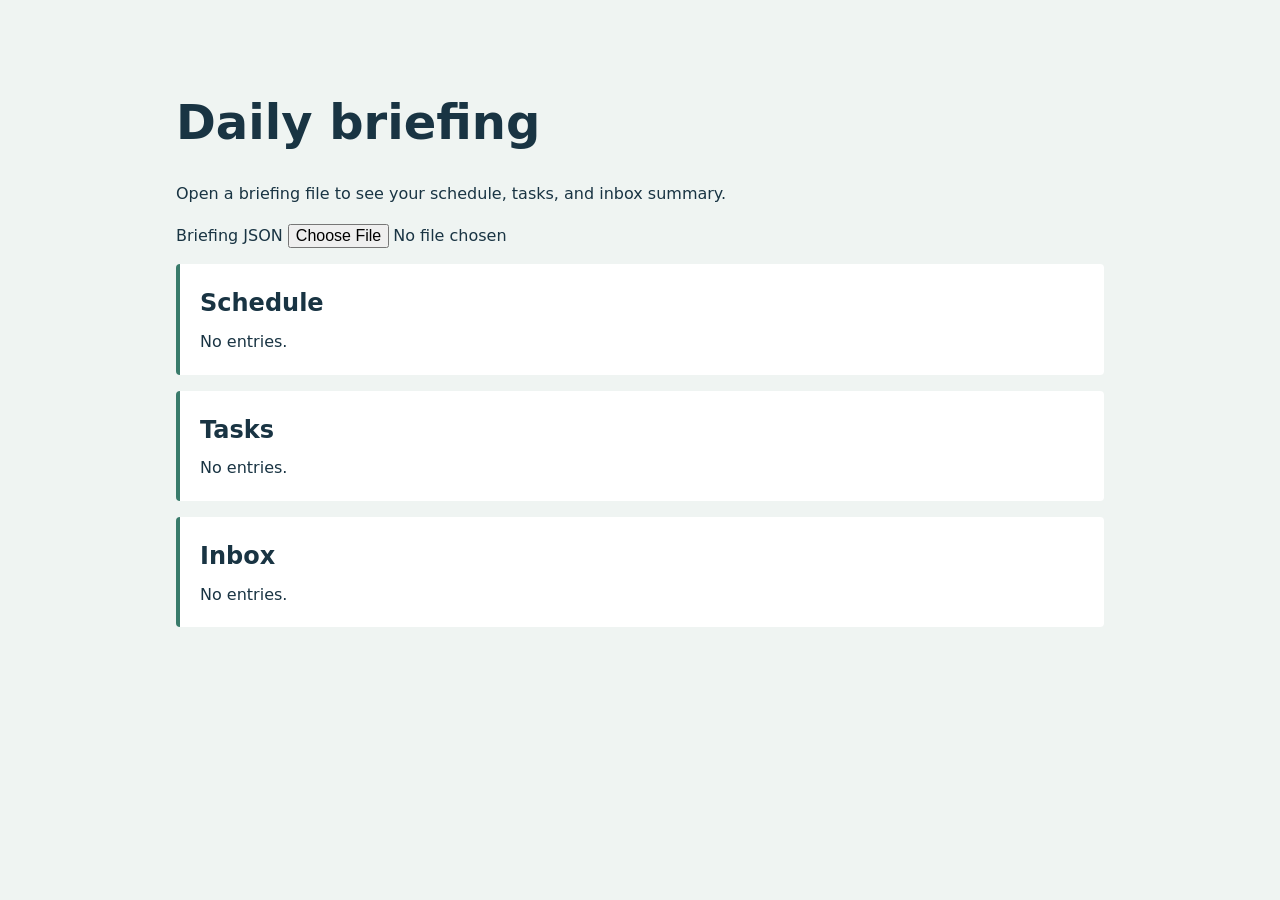
<file: templates/personal-dashboard/index.html>
<!doctype html>
<html lang="en"><head><meta charset="utf-8"><meta name="viewport" content="width=device-width, initial-scale=1"><title>Daily briefing</title><link rel="stylesheet" href="style.css"></head>
<body><main><h1>Daily briefing</h1><p>Open a briefing file to see your schedule, tasks, and inbox summary.</p><label>Briefing JSON <input id="source" type="file" accept=".json,application/json"></label><section id="results" aria-live="polite"></section></main><script src="app.js"></script></body></html>
</file>
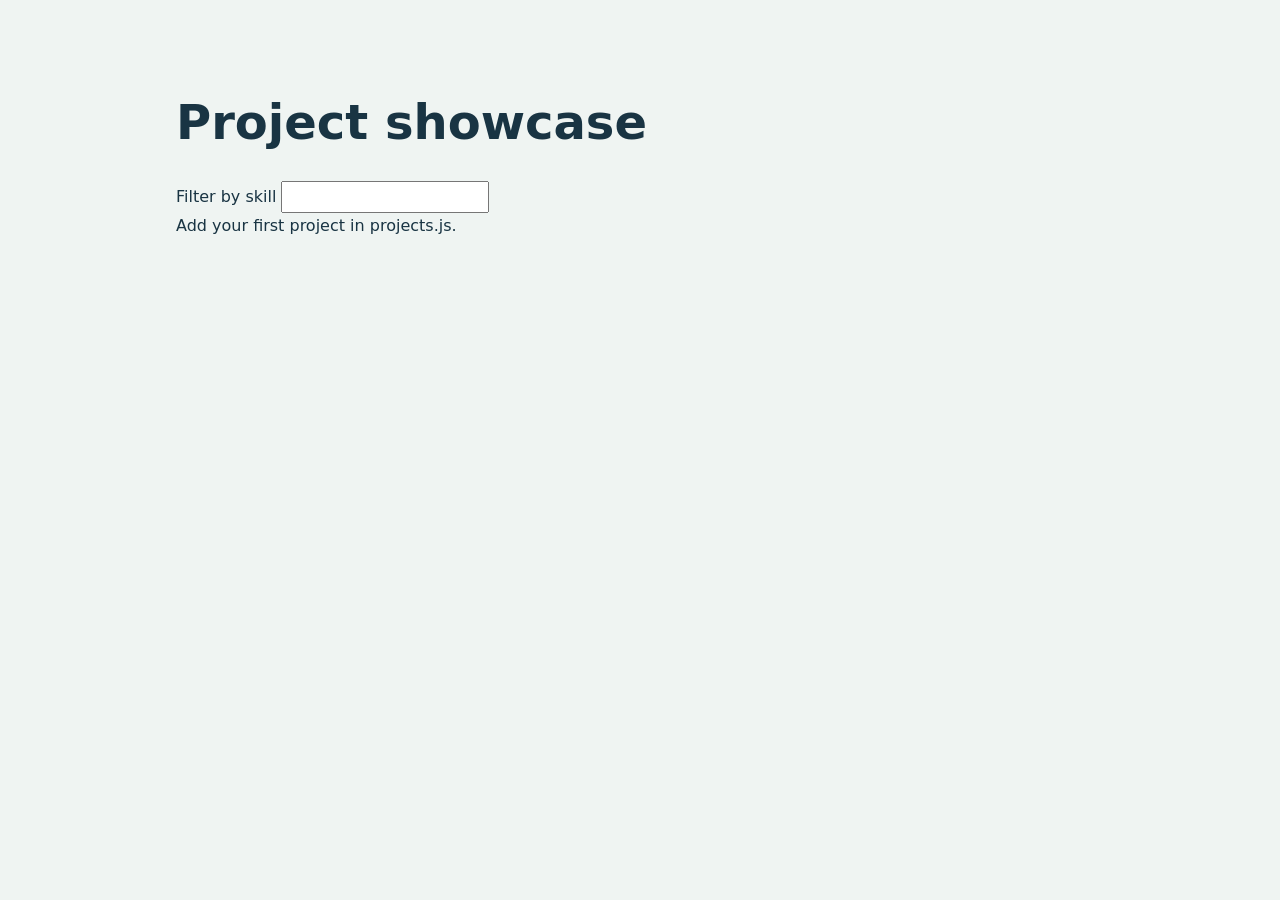
<file: templates/project-showcase/index.html>
<!doctype html>
<html lang="en"><head><meta charset="utf-8"><meta name="viewport" content="width=device-width, initial-scale=1"><title>Project showcase</title><link rel="stylesheet" href="style.css"></head>
<body><main><h1>Project showcase</h1><label>Filter by skill <input type="search" id="filter"></label><section id="results" aria-live="polite"></section></main><script src="projects.js"></script><script src="app.js"></script></body></html>
</file>
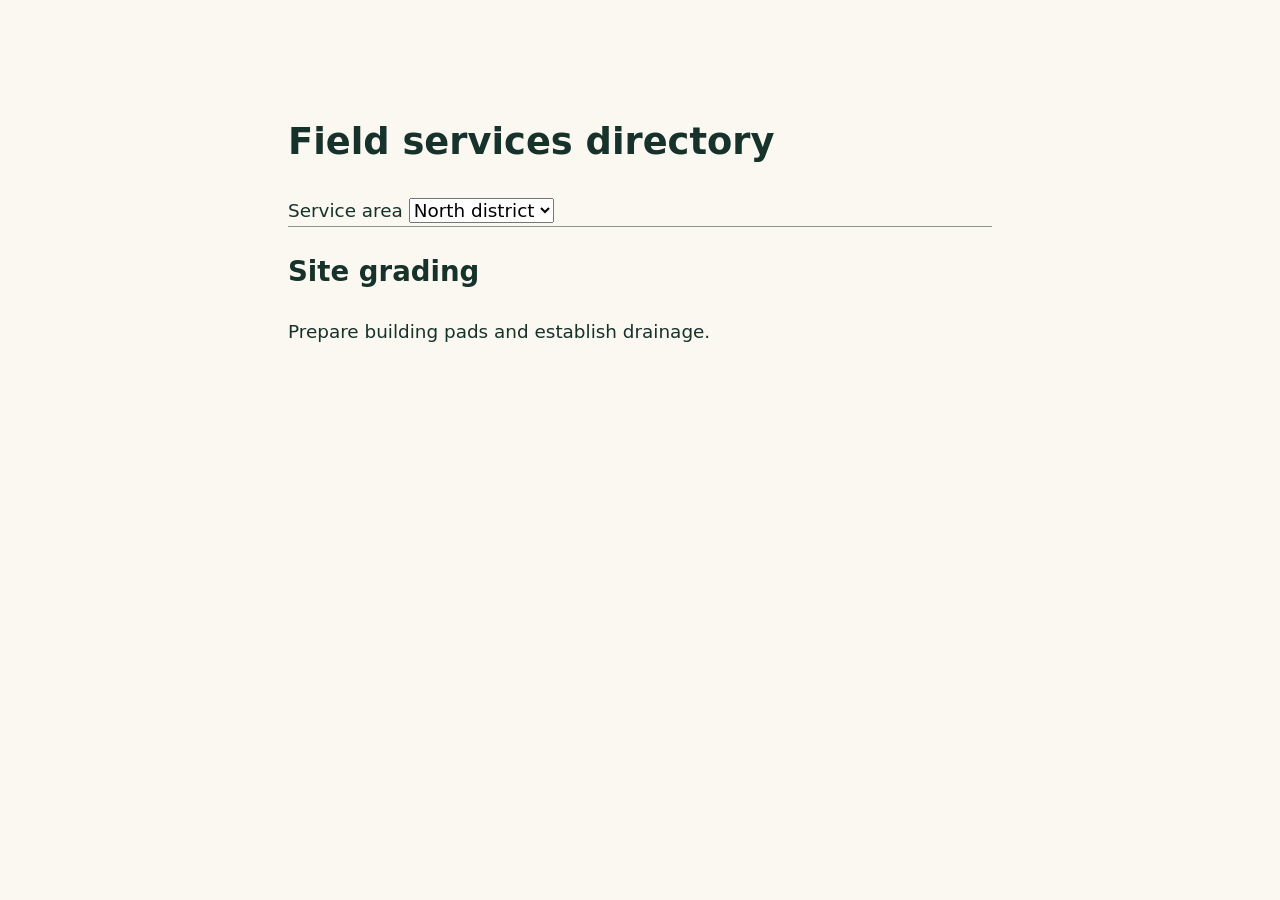
<file: examples/service-page.html>
<!doctype html>
<html lang="en">
<head>
  <meta charset="utf-8">
  <meta name="viewport" content="width=device-width, initial-scale=1">
  <title>Field services directory</title>
  <style>
    body {
      max-width: 44rem;
      margin: 8vh auto;
      padding: 1rem;
      font: 1.15rem/1.6 system-ui;
      color: #17312b;
      background: #faf8f1;
    }
    article { border-top: 1px solid #85968c; }
    select { font: inherit; max-width: 100%; }
  </style>
</head>
<body>
  <main>
    <h1>Field services directory</h1>
    <label for="area">Service area</label>
    <select id="area"></select>
    <section aria-live="polite" aria-label="Available services" id="services"></section>
    <noscript>Enable JavaScript to choose a district and view its services.</noscript>
  </main>
  <script>
    const catalog = [
      {
        area: "North district",
        service: "Site grading",
        detail: "Prepare building pads and establish drainage."
      },
      {
        area: "South district",
        service: "Utility trenching",
        detail: "Prepare trenches for planned utility routes."
      }
    ];
    const menu = document.querySelector("#area");
    const results = document.querySelector("#services");

    for (const area of new Set(catalog.map(item => item.area))) {
      menu.add(new Option(area));
    }

    function render() {
      results.replaceChildren();
      for (const item of catalog.filter(item => item.area === menu.value)) {
        const article = document.createElement("article");
        const title = document.createElement("h2");
        const detail = document.createElement("p");
        title.textContent = item.service;
        detail.textContent = item.detail;
        article.append(title, detail);
        results.append(article);
      }
    }

    menu.addEventListener("change", render);
    render();
  </script>
</body>
</html>
</file>
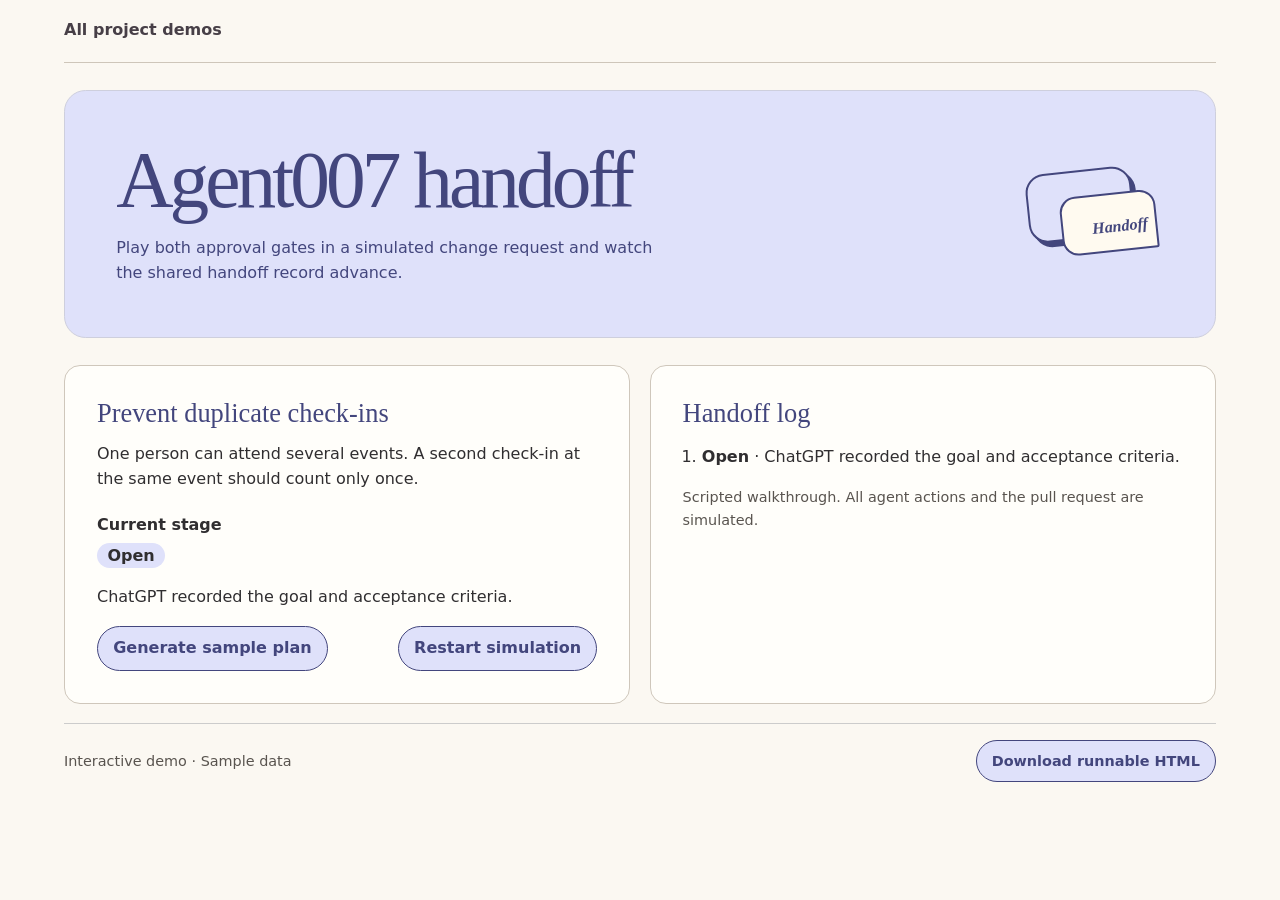
<file: templates/assistant-toolkit/open.html>
<!doctype html><html lang="en"><head><meta charset="utf-8"><meta name="viewport" content="width=device-width,initial-scale=1"><title>Agent007 handoff · Project demo</title><style>
*{box-sizing:border-box}html{color-scheme:light}body{margin:0;background:#fbf8f2;color:#302e30;font:1rem/1.56 'DM Sans',system-ui,sans-serif}
main,nav{width:min(72rem,calc(100% - 2.5rem));margin:auto}nav{display:flex;border-bottom:1px solid #cec6ba;align-items:center;padding:1.15rem 0}nav a{color:#473f47;font-weight:650;text-decoration:none}nav a:hover{text-decoration:underline}
h1,h2,legend,.name{font-family:'DM Serif Text',Georgia,serif;font-weight:500}h1{font-size:clamp(2.65rem,6.2vw,5.4rem);line-height:.98;letter-spacing:-.05em;margin:0 0 1rem}h2,legend{font-size:1.65rem;line-height:1.18}p{margin:0;max-width:53ch}
header{position:relative;background:var(--wash);border:1px solid color-mix(in srgb,var(--ink) 26%,white);border-radius:1.35rem;overflow:hidden;padding:clamp(1.6rem,4vw,3.7rem);margin:1.7rem 0;display:flex;align-items:center;justify-content:space-between;gap:1rem;color:var(--ink)}
.layout{display:grid;grid-template-columns:minmax(0,1.35fr) minmax(15rem,.85fr);gap:clamp(1rem,3vw,2.5rem);align-items:start;margin-bottom:4rem}
fieldset,.preview{min-width:0;margin:0 0 1.3rem;padding:1.4rem;background:#fffefa;border:1px solid #cfc7bb;border-radius:1rem}legend{padding:0 .45rem;color:var(--ink)}label{display:block;margin:.45rem 0 1rem;font-weight:650}
textarea,select{font:inherit;display:block;margin-top:.3rem;width:100%;border:1px solid #a49c92;background:white;padding:.65rem;border-radius:.55rem;color:inherit}textarea{resize:vertical}button{font:inherit;font-weight:650;color:var(--ink);background:var(--wash);border:1px solid var(--ink);padding:.55rem .95rem;border-radius:2rem;cursor:pointer}button:hover{filter:brightness(.95)}fieldset button{background:transparent;border-color:#b8aea3;font-size:.875rem}button:focus-visible,a:focus-visible,textarea:focus-visible,select:focus-visible{outline:3px solid var(--ink,#543d61);outline-offset:3px}
.preview{background:repeating-linear-gradient(#fffefa 0 1.67rem,#e9e4da 1.67rem 1.72rem);border-top:.45rem solid var(--ink);position:sticky;top:1rem;box-shadow:.25rem .32rem 0 #e8e2d7}.preview h2{margin:0;color:var(--ink)}pre{white-space:pre-wrap;overflow-wrap:anywhere;font:inherit;line-height:1.72rem;max-height:42vh;overflow:auto}.preview button{background:var(--ink);color:white}.hint{font-size:.88rem;margin-top:.65rem;color:#57514d}
.art{flex:none;position:relative;display:grid;place-items:center;width:9rem;height:7rem;color:var(--ink);transform:rotate(-6deg);isolation:isolate}.art:before,.art:after,.art i,.art i:before,.art i:after{content:"";position:absolute}.art:before{inset:.65rem .55rem;background:#fffaf0;border:2px solid;border-radius:.65rem;box-shadow:4px 5px 0 var(--ink)}.art b{position:absolute;font:italic bold 1rem Georgia,serif;bottom:1.05rem}
.avatar{width:2.1rem;height:2.1rem;border-radius:100%;background:var(--wash);left:1.2rem;top:2rem}.avatar:before{width:.65rem;height:.65rem;background:currentColor;border-radius:100%;left:.72rem;top:.32rem}.avatar:after{width:1.2rem;height:.6rem;background:currentColor;left:.44rem;bottom:.38rem;border-radius:.7rem .7rem .2rem .2rem}.bio{width:3.5rem;height:.22rem;background:var(--ink);left:4rem;top:2.55rem;box-shadow:0 .65rem 0 var(--wash)}
.sunrise:before{border-radius:4rem 4rem .4rem .4rem}.sun{background:#e6a43c;width:1.9rem;height:1.9rem;top:1.4rem;border-radius:50%}.hill{width:5rem;height:1.1rem;border-top:3px solid;border-radius:50%;top:3.18rem}
.ticket:before{border-radius:.2rem;inset:1.25rem .35rem;background:repeating-linear-gradient(90deg,#fffaf0 0 4px,var(--wash) 4px 6px)}.ticket b{background:#fffaf0;border-block:1px solid;bottom:2.45rem;left:1.05rem;padding:0 .3rem}.stub{height:3.4rem;top:1.75rem;right:2rem;border-left:2px dashed}
.prints:before{border-radius:0;transform:rotate(9deg);box-shadow:4px 5px 0 var(--ink),-5px 3px 0 white}.mountain{width:5.4rem;height:2.5rem;background:var(--ink);top:1.45rem;clip-path:polygon(0 100%,36% 12%,57% 63%,73% 32%,100% 100%)}
.conversation:before{inset:.7rem 1.9rem 2rem .5rem;background:var(--wash);border-radius:1.2rem}.bubble{inset:2.3rem .5rem 1rem 2.5rem;border:2px solid;background:#fffaf0;border-radius:1rem 1rem .15rem 1rem}.conversation b{bottom:2rem;right:1.1rem}
.gallery{display:grid;grid-template-columns:repeat(auto-fit,minmax(min(100%,18rem),1fr));gap:1rem;margin:1.6rem 0 3rem}.card{display:flex;flex-direction:column;align-items:start;color:var(--ink);text-decoration:none;background:#fffefa;border:1px solid #cec6ba;border-radius:1rem;overflow:hidden}.card:hover{border-color:var(--ink);box-shadow:0 3px 0 var(--ink)}.swatch{display:grid;place-items:center;width:100%;background:var(--wash);padding:.7rem}.name{font-size:1.5rem;padding:.8rem 1rem}.intro{padding:3rem 0 .45rem}.intro h1{max-width:12ch}
@media(max-width:700px){.layout{grid-template-columns:1fr}.preview{position:static}.art{zoom:.78}header{gap:.3rem}header p{font-size:.95rem}}@media(max-width:480px){header{align-items:flex-start;flex-direction:column-reverse}.art{zoom:.68}nav,main{width:calc(100% - 1.5rem)}}

.columns{display:grid;grid-template-columns:repeat(2,minmax(0,1fr));gap:1.2rem}.panel{padding:clamp(1.1rem,3vw,2rem);border:1px solid #cfc7bb;border-radius:1rem;background:#fffefa;margin-bottom:1.2rem;min-width:0}.panel h2{margin:0 0 .8rem;color:var(--ink)}.panel h3{font-size:1rem;margin:1.3rem 0 .4rem}.panel p+p,.panel details p,.panel .bar,.panel p[role=status]{margin-top:.75rem}.bar,.strip{display:flex;align-items:center;gap:.7rem;flex-wrap:wrap}.bar{justify-content:space-between}.strip>div{padding:.7rem 1rem;background:var(--wash);border-radius:.6rem;color:var(--ink)}.strip strong,.strip small{display:block}.strip strong{font:500 1.65rem Georgia,serif}.big{font:500 3.8rem Georgia,serif;color:var(--ink)}details{padding:.9rem 0;border-bottom:1px solid #d9d1c7}summary{font-weight:650;cursor:pointer}ol{padding-left:1.2rem}li{margin:.6rem 0}a{color:var(--ink,#473f47)}.fine,footer{color:#59544f;font-size:.9rem}.tag{background:var(--wash);padding:.2rem .65rem;border-radius:1rem}.tag+p{margin:1rem 0}#projects{display:grid;gap:.55rem}button[aria-pressed=true]{background:var(--ink);color:white}footer{display:flex;align-items:center;justify-content:space-between;gap:1rem;flex-wrap:wrap;padding:1rem 0 2.5rem;border-top:1px solid #ccc}button[hidden]{display:none}@media(max-width:700px){.columns{grid-template-columns:1fr}}
</style></head><body style="--ink:#43467d;--wash:#dfe1fa"><nav aria-label="Template collection"><a href="https://ajordan3-templates.ashleigh24jordan.chatgpt.site/">All project demos</a></nav><main><header><div><h1>Agent007 handoff</h1><p>Play both approval gates in a simulated change request and watch the shared handoff record advance.</p></div><span aria-hidden="true" class="art conversation"><i class="bubble"></i><b>Handoff</b></span></header><div class="columns"><section class="panel"><h2>Prevent duplicate check-ins</h2><p>One person can attend several events. A second check-in at the same event should count only once.</p><h3>Current stage</h3><strong id="status" class="tag"></strong><p id="evidence"></p><div class="bar"><button id="step"></button><button id="restart">Restart simulation</button></div></section><section class="panel"><h2>Handoff log</h2><ol id="log"></ol><p class="fine">Scripted walkthrough. All agent actions and the pull request are simulated.</p></section></div><footer><span>Interactive demo · Sample data</span><button id="download">Download runnable HTML</button></footer></main><script>const originalHTML = "<!doctype html>\n"+document.documentElement.outerHTML;
const stages=[
 ["Open","ChatGPT recorded the goal and acceptance criteria.","Generate sample plan"],
 ["Planned","Coder proposed a unique event/member key and a repeat-check-in test.","Approve this plan"],
 ["Approved","Owner approved this plan. The coding stage is unlocked.","Simulate implementation"],
 ["In progress","Coder implemented the unique key and ran the duplicate check-in test.","Simulate independent review"],
 ["PR open","Reviewer accepted the change. Sample PR #12 is ready for an owner decision.","Approve merge of sample PR #12"],
 ["Merged","Owner approved sample PR #12. The handoff is complete.",""]
];
let stage=0;const step=document.querySelector("#step");
function render(){const [status,note,action]=stages[stage];document.querySelector("#status").textContent=status;document.querySelector("#evidence").textContent=note;step.hidden=!action;step.textContent=action;document.querySelector("#log").innerHTML=stages.slice(0,stage+1).map(s=>"<li><b>"+s[0]+"</b> · "+s[1]+"</li>").join("")}
step.onclick=()=>{if(stage<stages.length-1)stage++;render()};document.querySelector("#restart").onclick=()=>{stage=0;render()};render();
document.querySelector("#download").onclick=()=>{const link=document.createElement("a");const url=URL.createObjectURL(new Blob([originalHTML],{type:"text/html"}));link.href=url;link.download="assistant-toolkit.html";link.click();setTimeout(()=>URL.revokeObjectURL(url),1000)};</script></body></html>
</file>
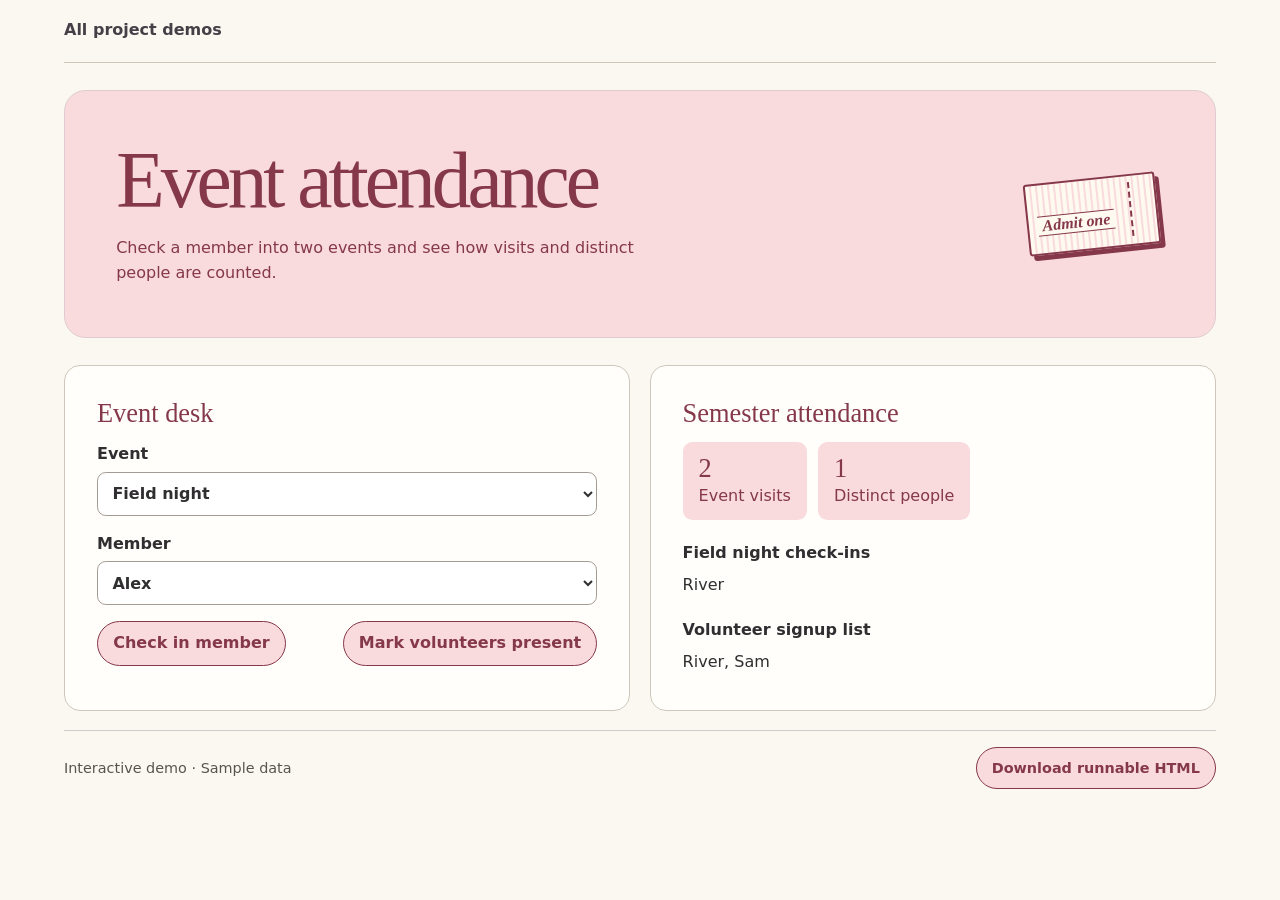
<file: templates/event-attendance/open.html>
<!doctype html><html lang="en"><head><meta charset="utf-8"><meta name="viewport" content="width=device-width,initial-scale=1"><title>Event attendance · Project demo</title><style>
*{box-sizing:border-box}html{color-scheme:light}body{margin:0;background:#fbf8f2;color:#302e30;font:1rem/1.56 'DM Sans',system-ui,sans-serif}
main,nav{width:min(72rem,calc(100% - 2.5rem));margin:auto}nav{display:flex;border-bottom:1px solid #cec6ba;align-items:center;padding:1.15rem 0}nav a{color:#473f47;font-weight:650;text-decoration:none}nav a:hover{text-decoration:underline}
h1,h2,legend,.name{font-family:'DM Serif Text',Georgia,serif;font-weight:500}h1{font-size:clamp(2.65rem,6.2vw,5.4rem);line-height:.98;letter-spacing:-.05em;margin:0 0 1rem}h2,legend{font-size:1.65rem;line-height:1.18}p{margin:0;max-width:53ch}
header{position:relative;background:var(--wash);border:1px solid color-mix(in srgb,var(--ink) 26%,white);border-radius:1.35rem;overflow:hidden;padding:clamp(1.6rem,4vw,3.7rem);margin:1.7rem 0;display:flex;align-items:center;justify-content:space-between;gap:1rem;color:var(--ink)}
.layout{display:grid;grid-template-columns:minmax(0,1.35fr) minmax(15rem,.85fr);gap:clamp(1rem,3vw,2.5rem);align-items:start;margin-bottom:4rem}
fieldset,.preview{min-width:0;margin:0 0 1.3rem;padding:1.4rem;background:#fffefa;border:1px solid #cfc7bb;border-radius:1rem}legend{padding:0 .45rem;color:var(--ink)}label{display:block;margin:.45rem 0 1rem;font-weight:650}
textarea,select{font:inherit;display:block;margin-top:.3rem;width:100%;border:1px solid #a49c92;background:white;padding:.65rem;border-radius:.55rem;color:inherit}textarea{resize:vertical}button{font:inherit;font-weight:650;color:var(--ink);background:var(--wash);border:1px solid var(--ink);padding:.55rem .95rem;border-radius:2rem;cursor:pointer}button:hover{filter:brightness(.95)}fieldset button{background:transparent;border-color:#b8aea3;font-size:.875rem}button:focus-visible,a:focus-visible,textarea:focus-visible,select:focus-visible{outline:3px solid var(--ink,#543d61);outline-offset:3px}
.preview{background:repeating-linear-gradient(#fffefa 0 1.67rem,#e9e4da 1.67rem 1.72rem);border-top:.45rem solid var(--ink);position:sticky;top:1rem;box-shadow:.25rem .32rem 0 #e8e2d7}.preview h2{margin:0;color:var(--ink)}pre{white-space:pre-wrap;overflow-wrap:anywhere;font:inherit;line-height:1.72rem;max-height:42vh;overflow:auto}.preview button{background:var(--ink);color:white}.hint{font-size:.88rem;margin-top:.65rem;color:#57514d}
.art{flex:none;position:relative;display:grid;place-items:center;width:9rem;height:7rem;color:var(--ink);transform:rotate(-6deg);isolation:isolate}.art:before,.art:after,.art i,.art i:before,.art i:after{content:"";position:absolute}.art:before{inset:.65rem .55rem;background:#fffaf0;border:2px solid;border-radius:.65rem;box-shadow:4px 5px 0 var(--ink)}.art b{position:absolute;font:italic bold 1rem Georgia,serif;bottom:1.05rem}
.avatar{width:2.1rem;height:2.1rem;border-radius:100%;background:var(--wash);left:1.2rem;top:2rem}.avatar:before{width:.65rem;height:.65rem;background:currentColor;border-radius:100%;left:.72rem;top:.32rem}.avatar:after{width:1.2rem;height:.6rem;background:currentColor;left:.44rem;bottom:.38rem;border-radius:.7rem .7rem .2rem .2rem}.bio{width:3.5rem;height:.22rem;background:var(--ink);left:4rem;top:2.55rem;box-shadow:0 .65rem 0 var(--wash)}
.sunrise:before{border-radius:4rem 4rem .4rem .4rem}.sun{background:#e6a43c;width:1.9rem;height:1.9rem;top:1.4rem;border-radius:50%}.hill{width:5rem;height:1.1rem;border-top:3px solid;border-radius:50%;top:3.18rem}
.ticket:before{border-radius:.2rem;inset:1.25rem .35rem;background:repeating-linear-gradient(90deg,#fffaf0 0 4px,var(--wash) 4px 6px)}.ticket b{background:#fffaf0;border-block:1px solid;bottom:2.45rem;left:1.05rem;padding:0 .3rem}.stub{height:3.4rem;top:1.75rem;right:2rem;border-left:2px dashed}
.prints:before{border-radius:0;transform:rotate(9deg);box-shadow:4px 5px 0 var(--ink),-5px 3px 0 white}.mountain{width:5.4rem;height:2.5rem;background:var(--ink);top:1.45rem;clip-path:polygon(0 100%,36% 12%,57% 63%,73% 32%,100% 100%)}
.conversation:before{inset:.7rem 1.9rem 2rem .5rem;background:var(--wash);border-radius:1.2rem}.bubble{inset:2.3rem .5rem 1rem 2.5rem;border:2px solid;background:#fffaf0;border-radius:1rem 1rem .15rem 1rem}.conversation b{bottom:2rem;right:1.1rem}
.gallery{display:grid;grid-template-columns:repeat(auto-fit,minmax(min(100%,18rem),1fr));gap:1rem;margin:1.6rem 0 3rem}.card{display:flex;flex-direction:column;align-items:start;color:var(--ink);text-decoration:none;background:#fffefa;border:1px solid #cec6ba;border-radius:1rem;overflow:hidden}.card:hover{border-color:var(--ink);box-shadow:0 3px 0 var(--ink)}.swatch{display:grid;place-items:center;width:100%;background:var(--wash);padding:.7rem}.name{font-size:1.5rem;padding:.8rem 1rem}.intro{padding:3rem 0 .45rem}.intro h1{max-width:12ch}
@media(max-width:700px){.layout{grid-template-columns:1fr}.preview{position:static}.art{zoom:.78}header{gap:.3rem}header p{font-size:.95rem}}@media(max-width:480px){header{align-items:flex-start;flex-direction:column-reverse}.art{zoom:.68}nav,main{width:calc(100% - 1.5rem)}}

.columns{display:grid;grid-template-columns:repeat(2,minmax(0,1fr));gap:1.2rem}.panel{padding:clamp(1.1rem,3vw,2rem);border:1px solid #cfc7bb;border-radius:1rem;background:#fffefa;margin-bottom:1.2rem;min-width:0}.panel h2{margin:0 0 .8rem;color:var(--ink)}.panel h3{font-size:1rem;margin:1.3rem 0 .4rem}.panel p+p,.panel details p,.panel .bar,.panel p[role=status]{margin-top:.75rem}.bar,.strip{display:flex;align-items:center;gap:.7rem;flex-wrap:wrap}.bar{justify-content:space-between}.strip>div{padding:.7rem 1rem;background:var(--wash);border-radius:.6rem;color:var(--ink)}.strip strong,.strip small{display:block}.strip strong{font:500 1.65rem Georgia,serif}.big{font:500 3.8rem Georgia,serif;color:var(--ink)}details{padding:.9rem 0;border-bottom:1px solid #d9d1c7}summary{font-weight:650;cursor:pointer}ol{padding-left:1.2rem}li{margin:.6rem 0}a{color:var(--ink,#473f47)}.fine,footer{color:#59544f;font-size:.9rem}.tag{background:var(--wash);padding:.2rem .65rem;border-radius:1rem}.tag+p{margin:1rem 0}#projects{display:grid;gap:.55rem}button[aria-pressed=true]{background:var(--ink);color:white}footer{display:flex;align-items:center;justify-content:space-between;gap:1rem;flex-wrap:wrap;padding:1rem 0 2.5rem;border-top:1px solid #ccc}button[hidden]{display:none}@media(max-width:700px){.columns{grid-template-columns:1fr}}
</style></head><body style="--ink:#85384a;--wash:#f9dadd"><nav aria-label="Template collection"><a href="https://ajordan3-templates.ashleigh24jordan.chatgpt.site/">All project demos</a></nav><main><header><div><h1>Event attendance</h1><p>Check a member into two events and see how visits and distinct people are counted.</p></div><span aria-hidden="true" class="art ticket"><i class="stub"></i><b>Admit one</b></span></header><div class="columns"><section class="panel"><h2>Event desk</h2><label>Event<select id="event"><option>Field night</option><option>Design meetup</option></select></label><label>Member<select id="member"><option>Alex</option><option>River</option><option>Sam</option></select></label><div class="bar"><button id="check">Check in member</button><button id="roll">Mark volunteers present</button></div><p role="status" id="notice"></p></section><section class="panel"><h2>Semester attendance</h2><div class="strip" id="totals"></div><h3 id="rosterTitle"></h3><p id="roster"></p><h3>Volunteer signup list</h3><p id="volunteers"></p></section></div><footer><span>Interactive demo · Sample data</span><button id="download">Download runnable HTML</button></footer></main><script>const originalHTML = "<!doctype html>\n"+document.documentElement.outerHTML;
const records={"Field night":new Set(["River"]),"Design meetup":new Set(["River"])};
const volunteers={"Field night":["River","Sam"],"Design meetup":["Alex"]};
const eventPicker=document.querySelector("#event"), member=document.querySelector("#member"), notice=document.querySelector("#notice");
function render(){
 const event=eventPicker.value, all=Object.values(records).flatMap(s=>[...s]);
 document.querySelector("#totals").innerHTML="<div><strong>"+all.length+"</strong>Event visits</div><div><strong>"+new Set(all).size+"</strong>Distinct people</div>";
 document.querySelector("#rosterTitle").textContent=event+" check-ins";
 document.querySelector("#roster").textContent=[...records[event]].join(", ")||"Nobody checked in yet.";
 document.querySelector("#volunteers").textContent=volunteers[event].join(", ");
}
function check(names){const roster=records[eventPicker.value], before=roster.size;names.forEach(n=>roster.add(n));const delta=roster.size-before;notice.textContent=delta?delta+" new check-in recorded.":"Already checked in. Counts are unchanged.";render()}
eventPicker.onchange=()=>{notice.textContent="";render()};
document.querySelector("#check").onclick=()=>check([member.value]);document.querySelector("#roll").onclick=()=>check(volunteers[eventPicker.value]);render();
document.querySelector("#download").onclick=()=>{const link=document.createElement("a");const url=URL.createObjectURL(new Blob([originalHTML],{type:"text/html"}));link.href=url;link.download="event-attendance.html";link.click();setTimeout(()=>URL.revokeObjectURL(url),1000)};</script></body></html>
</file>
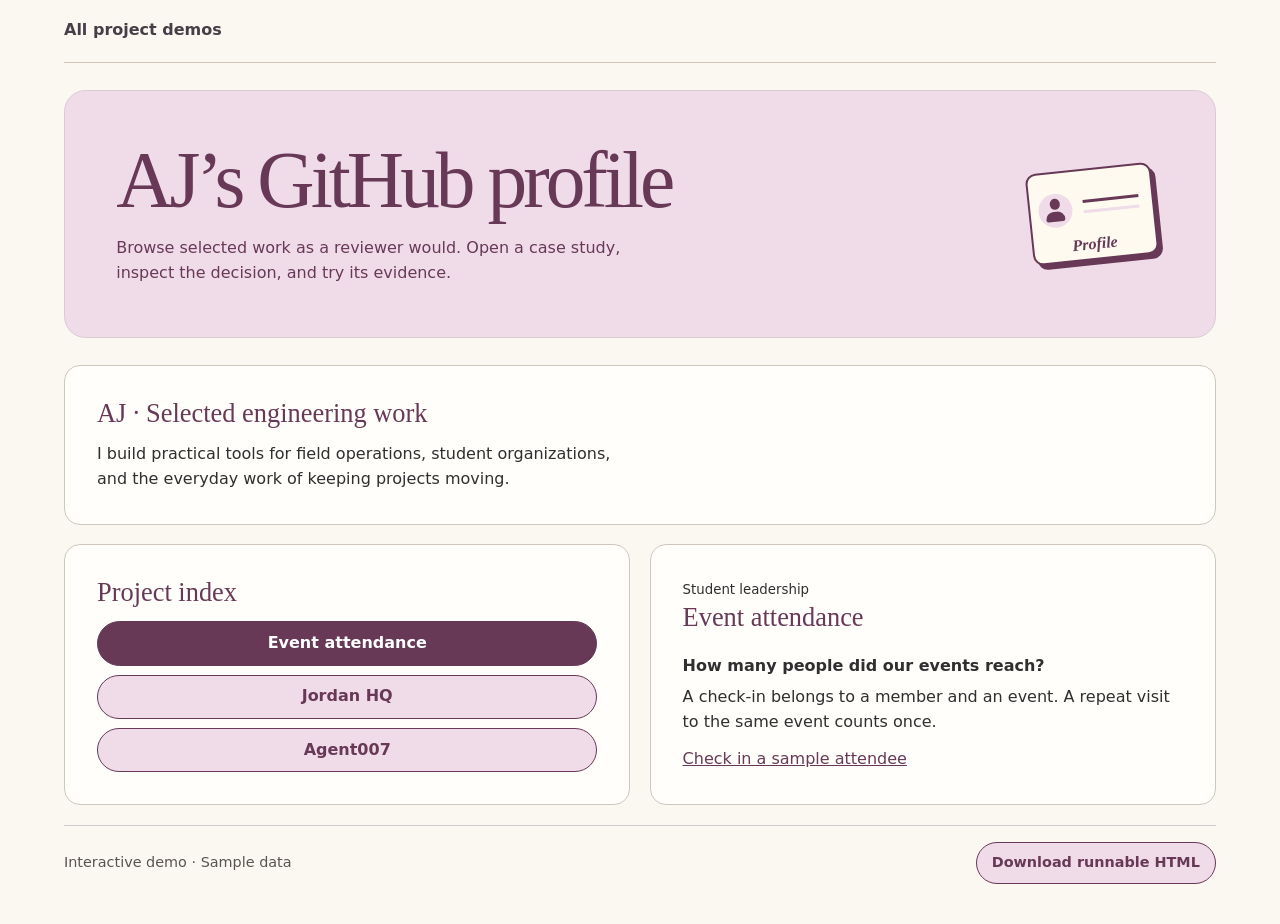
<file: templates/github-profile/open.html>
<!doctype html><html lang="en"><head><meta charset="utf-8"><meta name="viewport" content="width=device-width,initial-scale=1"><title>AJ’s GitHub profile · Project demo</title><style>
*{box-sizing:border-box}html{color-scheme:light}body{margin:0;background:#fbf8f2;color:#302e30;font:1rem/1.56 'DM Sans',system-ui,sans-serif}
main,nav{width:min(72rem,calc(100% - 2.5rem));margin:auto}nav{display:flex;border-bottom:1px solid #cec6ba;align-items:center;padding:1.15rem 0}nav a{color:#473f47;font-weight:650;text-decoration:none}nav a:hover{text-decoration:underline}
h1,h2,legend,.name{font-family:'DM Serif Text',Georgia,serif;font-weight:500}h1{font-size:clamp(2.65rem,6.2vw,5.4rem);line-height:.98;letter-spacing:-.05em;margin:0 0 1rem}h2,legend{font-size:1.65rem;line-height:1.18}p{margin:0;max-width:53ch}
header{position:relative;background:var(--wash);border:1px solid color-mix(in srgb,var(--ink) 26%,white);border-radius:1.35rem;overflow:hidden;padding:clamp(1.6rem,4vw,3.7rem);margin:1.7rem 0;display:flex;align-items:center;justify-content:space-between;gap:1rem;color:var(--ink)}
.layout{display:grid;grid-template-columns:minmax(0,1.35fr) minmax(15rem,.85fr);gap:clamp(1rem,3vw,2.5rem);align-items:start;margin-bottom:4rem}
fieldset,.preview{min-width:0;margin:0 0 1.3rem;padding:1.4rem;background:#fffefa;border:1px solid #cfc7bb;border-radius:1rem}legend{padding:0 .45rem;color:var(--ink)}label{display:block;margin:.45rem 0 1rem;font-weight:650}
textarea,select{font:inherit;display:block;margin-top:.3rem;width:100%;border:1px solid #a49c92;background:white;padding:.65rem;border-radius:.55rem;color:inherit}textarea{resize:vertical}button{font:inherit;font-weight:650;color:var(--ink);background:var(--wash);border:1px solid var(--ink);padding:.55rem .95rem;border-radius:2rem;cursor:pointer}button:hover{filter:brightness(.95)}fieldset button{background:transparent;border-color:#b8aea3;font-size:.875rem}button:focus-visible,a:focus-visible,textarea:focus-visible,select:focus-visible{outline:3px solid var(--ink,#543d61);outline-offset:3px}
.preview{background:repeating-linear-gradient(#fffefa 0 1.67rem,#e9e4da 1.67rem 1.72rem);border-top:.45rem solid var(--ink);position:sticky;top:1rem;box-shadow:.25rem .32rem 0 #e8e2d7}.preview h2{margin:0;color:var(--ink)}pre{white-space:pre-wrap;overflow-wrap:anywhere;font:inherit;line-height:1.72rem;max-height:42vh;overflow:auto}.preview button{background:var(--ink);color:white}.hint{font-size:.88rem;margin-top:.65rem;color:#57514d}
.art{flex:none;position:relative;display:grid;place-items:center;width:9rem;height:7rem;color:var(--ink);transform:rotate(-6deg);isolation:isolate}.art:before,.art:after,.art i,.art i:before,.art i:after{content:"";position:absolute}.art:before{inset:.65rem .55rem;background:#fffaf0;border:2px solid;border-radius:.65rem;box-shadow:4px 5px 0 var(--ink)}.art b{position:absolute;font:italic bold 1rem Georgia,serif;bottom:1.05rem}
.avatar{width:2.1rem;height:2.1rem;border-radius:100%;background:var(--wash);left:1.2rem;top:2rem}.avatar:before{width:.65rem;height:.65rem;background:currentColor;border-radius:100%;left:.72rem;top:.32rem}.avatar:after{width:1.2rem;height:.6rem;background:currentColor;left:.44rem;bottom:.38rem;border-radius:.7rem .7rem .2rem .2rem}.bio{width:3.5rem;height:.22rem;background:var(--ink);left:4rem;top:2.55rem;box-shadow:0 .65rem 0 var(--wash)}
.sunrise:before{border-radius:4rem 4rem .4rem .4rem}.sun{background:#e6a43c;width:1.9rem;height:1.9rem;top:1.4rem;border-radius:50%}.hill{width:5rem;height:1.1rem;border-top:3px solid;border-radius:50%;top:3.18rem}
.ticket:before{border-radius:.2rem;inset:1.25rem .35rem;background:repeating-linear-gradient(90deg,#fffaf0 0 4px,var(--wash) 4px 6px)}.ticket b{background:#fffaf0;border-block:1px solid;bottom:2.45rem;left:1.05rem;padding:0 .3rem}.stub{height:3.4rem;top:1.75rem;right:2rem;border-left:2px dashed}
.prints:before{border-radius:0;transform:rotate(9deg);box-shadow:4px 5px 0 var(--ink),-5px 3px 0 white}.mountain{width:5.4rem;height:2.5rem;background:var(--ink);top:1.45rem;clip-path:polygon(0 100%,36% 12%,57% 63%,73% 32%,100% 100%)}
.conversation:before{inset:.7rem 1.9rem 2rem .5rem;background:var(--wash);border-radius:1.2rem}.bubble{inset:2.3rem .5rem 1rem 2.5rem;border:2px solid;background:#fffaf0;border-radius:1rem 1rem .15rem 1rem}.conversation b{bottom:2rem;right:1.1rem}
.gallery{display:grid;grid-template-columns:repeat(auto-fit,minmax(min(100%,18rem),1fr));gap:1rem;margin:1.6rem 0 3rem}.card{display:flex;flex-direction:column;align-items:start;color:var(--ink);text-decoration:none;background:#fffefa;border:1px solid #cec6ba;border-radius:1rem;overflow:hidden}.card:hover{border-color:var(--ink);box-shadow:0 3px 0 var(--ink)}.swatch{display:grid;place-items:center;width:100%;background:var(--wash);padding:.7rem}.name{font-size:1.5rem;padding:.8rem 1rem}.intro{padding:3rem 0 .45rem}.intro h1{max-width:12ch}
@media(max-width:700px){.layout{grid-template-columns:1fr}.preview{position:static}.art{zoom:.78}header{gap:.3rem}header p{font-size:.95rem}}@media(max-width:480px){header{align-items:flex-start;flex-direction:column-reverse}.art{zoom:.68}nav,main{width:calc(100% - 1.5rem)}}

.columns{display:grid;grid-template-columns:repeat(2,minmax(0,1fr));gap:1.2rem}.panel{padding:clamp(1.1rem,3vw,2rem);border:1px solid #cfc7bb;border-radius:1rem;background:#fffefa;margin-bottom:1.2rem;min-width:0}.panel h2{margin:0 0 .8rem;color:var(--ink)}.panel h3{font-size:1rem;margin:1.3rem 0 .4rem}.panel p+p,.panel details p,.panel .bar,.panel p[role=status]{margin-top:.75rem}.bar,.strip{display:flex;align-items:center;gap:.7rem;flex-wrap:wrap}.bar{justify-content:space-between}.strip>div{padding:.7rem 1rem;background:var(--wash);border-radius:.6rem;color:var(--ink)}.strip strong,.strip small{display:block}.strip strong{font:500 1.65rem Georgia,serif}.big{font:500 3.8rem Georgia,serif;color:var(--ink)}details{padding:.9rem 0;border-bottom:1px solid #d9d1c7}summary{font-weight:650;cursor:pointer}ol{padding-left:1.2rem}li{margin:.6rem 0}a{color:var(--ink,#473f47)}.fine,footer{color:#59544f;font-size:.9rem}.tag{background:var(--wash);padding:.2rem .65rem;border-radius:1rem}.tag+p{margin:1rem 0}#projects{display:grid;gap:.55rem}button[aria-pressed=true]{background:var(--ink);color:white}footer{display:flex;align-items:center;justify-content:space-between;gap:1rem;flex-wrap:wrap;padding:1rem 0 2.5rem;border-top:1px solid #ccc}button[hidden]{display:none}@media(max-width:700px){.columns{grid-template-columns:1fr}}
</style></head><body style="--ink:#673957;--wash:#f0dce9"><nav aria-label="Template collection"><a href="https://ajordan3-templates.ashleigh24jordan.chatgpt.site/">All project demos</a></nav><main><header><div><h1>AJ’s GitHub profile</h1><p>Browse selected work as a reviewer would. Open a case study, inspect the decision, and try its evidence.</p></div><span aria-hidden="true" class="art identity"><i class="avatar"></i><i class="bio"></i><b>Profile</b></span></header><section class="panel"><h2>AJ · Selected engineering work</h2><p>I build practical tools for field operations, student organizations, and the everyday work of keeping projects moving.</p></section><div class="columns"><section class="panel"><h2>Project index</h2><div id="projects"></div></section><section class="panel" id="study" aria-live="polite"></section></div><footer><span>Interactive demo · Sample data</span><button id="download">Download runnable HTML</button></footer></main><script>const originalHTML = "<!doctype html>\n"+document.documentElement.outerHTML;
const projects=[
 ["Event attendance","Student leadership","How many people did our events reach?","A check-in belongs to a member and an event. A repeat visit to the same event counts once.","Check in a sample attendee","event-attendance"],
 ["Jordan HQ","Personal automation","What needs my attention at the start of the day?","Bring the forecast and a cached unread-mail summary into a single briefing.","Open the sample briefing","personal-dashboard"],
 ["Agent007","AI workflows","How can two assistants safely pick up the same change?","Track the decision, approval gates, and next action in one shared handoff.","Walk through a handoff","assistant-toolkit"]
];const index=document.querySelector("#projects");
function show(i){const p=projects[i];for(const [j,b] of [...index.children].entries())b.setAttribute("aria-pressed",String(i===j));const base=location.protocol==="file:"?"https://ajordan3-templates.ashleigh24jordan.chatgpt.site/":"./";document.querySelector("#study").innerHTML="<small>"+p[1]+"</small><h2>"+p[0]+"</h2><h3>"+p[2]+"</h3><p>"+p[3]+"</p><p><a href='"+base+p[5]+".html'>"+p[4]+"</a></p>"}
projects.forEach((p,i)=>{const b=document.createElement("button");b.textContent=p[0];b.onclick=()=>show(i);index.append(b)});show(0);
document.querySelector("#download").onclick=()=>{const link=document.createElement("a");const url=URL.createObjectURL(new Blob([originalHTML],{type:"text/html"}));link.href=url;link.download="github-profile.html";link.click();setTimeout(()=>URL.revokeObjectURL(url),1000)};</script></body></html>
</file>
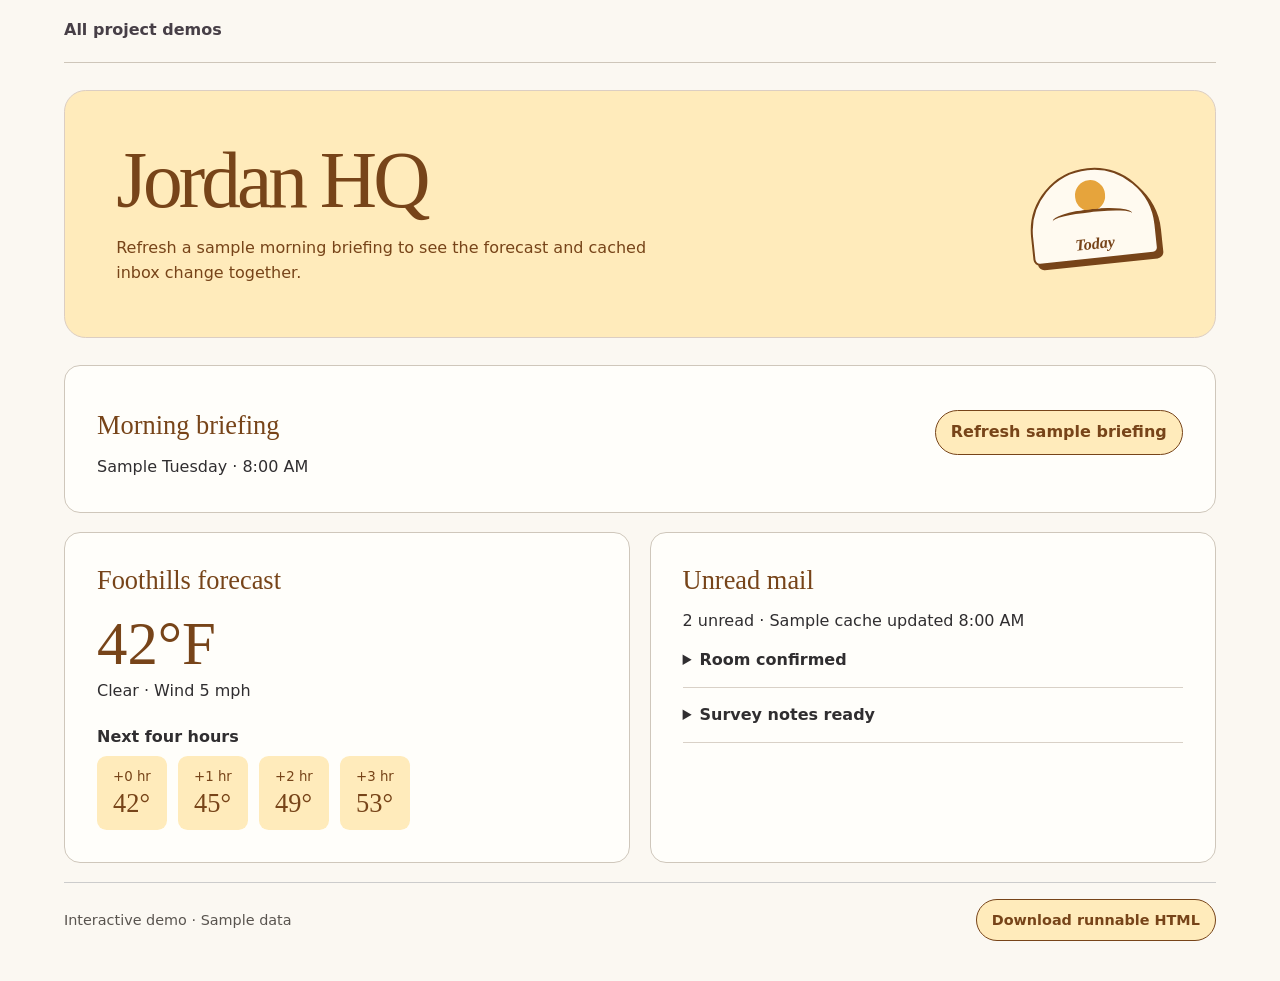
<file: templates/personal-dashboard/open.html>
<!doctype html><html lang="en"><head><meta charset="utf-8"><meta name="viewport" content="width=device-width,initial-scale=1"><title>Jordan HQ · Project demo</title><style>
*{box-sizing:border-box}html{color-scheme:light}body{margin:0;background:#fbf8f2;color:#302e30;font:1rem/1.56 'DM Sans',system-ui,sans-serif}
main,nav{width:min(72rem,calc(100% - 2.5rem));margin:auto}nav{display:flex;border-bottom:1px solid #cec6ba;align-items:center;padding:1.15rem 0}nav a{color:#473f47;font-weight:650;text-decoration:none}nav a:hover{text-decoration:underline}
h1,h2,legend,.name{font-family:'DM Serif Text',Georgia,serif;font-weight:500}h1{font-size:clamp(2.65rem,6.2vw,5.4rem);line-height:.98;letter-spacing:-.05em;margin:0 0 1rem}h2,legend{font-size:1.65rem;line-height:1.18}p{margin:0;max-width:53ch}
header{position:relative;background:var(--wash);border:1px solid color-mix(in srgb,var(--ink) 26%,white);border-radius:1.35rem;overflow:hidden;padding:clamp(1.6rem,4vw,3.7rem);margin:1.7rem 0;display:flex;align-items:center;justify-content:space-between;gap:1rem;color:var(--ink)}
.layout{display:grid;grid-template-columns:minmax(0,1.35fr) minmax(15rem,.85fr);gap:clamp(1rem,3vw,2.5rem);align-items:start;margin-bottom:4rem}
fieldset,.preview{min-width:0;margin:0 0 1.3rem;padding:1.4rem;background:#fffefa;border:1px solid #cfc7bb;border-radius:1rem}legend{padding:0 .45rem;color:var(--ink)}label{display:block;margin:.45rem 0 1rem;font-weight:650}
textarea,select{font:inherit;display:block;margin-top:.3rem;width:100%;border:1px solid #a49c92;background:white;padding:.65rem;border-radius:.55rem;color:inherit}textarea{resize:vertical}button{font:inherit;font-weight:650;color:var(--ink);background:var(--wash);border:1px solid var(--ink);padding:.55rem .95rem;border-radius:2rem;cursor:pointer}button:hover{filter:brightness(.95)}fieldset button{background:transparent;border-color:#b8aea3;font-size:.875rem}button:focus-visible,a:focus-visible,textarea:focus-visible,select:focus-visible{outline:3px solid var(--ink,#543d61);outline-offset:3px}
.preview{background:repeating-linear-gradient(#fffefa 0 1.67rem,#e9e4da 1.67rem 1.72rem);border-top:.45rem solid var(--ink);position:sticky;top:1rem;box-shadow:.25rem .32rem 0 #e8e2d7}.preview h2{margin:0;color:var(--ink)}pre{white-space:pre-wrap;overflow-wrap:anywhere;font:inherit;line-height:1.72rem;max-height:42vh;overflow:auto}.preview button{background:var(--ink);color:white}.hint{font-size:.88rem;margin-top:.65rem;color:#57514d}
.art{flex:none;position:relative;display:grid;place-items:center;width:9rem;height:7rem;color:var(--ink);transform:rotate(-6deg);isolation:isolate}.art:before,.art:after,.art i,.art i:before,.art i:after{content:"";position:absolute}.art:before{inset:.65rem .55rem;background:#fffaf0;border:2px solid;border-radius:.65rem;box-shadow:4px 5px 0 var(--ink)}.art b{position:absolute;font:italic bold 1rem Georgia,serif;bottom:1.05rem}
.avatar{width:2.1rem;height:2.1rem;border-radius:100%;background:var(--wash);left:1.2rem;top:2rem}.avatar:before{width:.65rem;height:.65rem;background:currentColor;border-radius:100%;left:.72rem;top:.32rem}.avatar:after{width:1.2rem;height:.6rem;background:currentColor;left:.44rem;bottom:.38rem;border-radius:.7rem .7rem .2rem .2rem}.bio{width:3.5rem;height:.22rem;background:var(--ink);left:4rem;top:2.55rem;box-shadow:0 .65rem 0 var(--wash)}
.sunrise:before{border-radius:4rem 4rem .4rem .4rem}.sun{background:#e6a43c;width:1.9rem;height:1.9rem;top:1.4rem;border-radius:50%}.hill{width:5rem;height:1.1rem;border-top:3px solid;border-radius:50%;top:3.18rem}
.ticket:before{border-radius:.2rem;inset:1.25rem .35rem;background:repeating-linear-gradient(90deg,#fffaf0 0 4px,var(--wash) 4px 6px)}.ticket b{background:#fffaf0;border-block:1px solid;bottom:2.45rem;left:1.05rem;padding:0 .3rem}.stub{height:3.4rem;top:1.75rem;right:2rem;border-left:2px dashed}
.prints:before{border-radius:0;transform:rotate(9deg);box-shadow:4px 5px 0 var(--ink),-5px 3px 0 white}.mountain{width:5.4rem;height:2.5rem;background:var(--ink);top:1.45rem;clip-path:polygon(0 100%,36% 12%,57% 63%,73% 32%,100% 100%)}
.conversation:before{inset:.7rem 1.9rem 2rem .5rem;background:var(--wash);border-radius:1.2rem}.bubble{inset:2.3rem .5rem 1rem 2.5rem;border:2px solid;background:#fffaf0;border-radius:1rem 1rem .15rem 1rem}.conversation b{bottom:2rem;right:1.1rem}
.gallery{display:grid;grid-template-columns:repeat(auto-fit,minmax(min(100%,18rem),1fr));gap:1rem;margin:1.6rem 0 3rem}.card{display:flex;flex-direction:column;align-items:start;color:var(--ink);text-decoration:none;background:#fffefa;border:1px solid #cec6ba;border-radius:1rem;overflow:hidden}.card:hover{border-color:var(--ink);box-shadow:0 3px 0 var(--ink)}.swatch{display:grid;place-items:center;width:100%;background:var(--wash);padding:.7rem}.name{font-size:1.5rem;padding:.8rem 1rem}.intro{padding:3rem 0 .45rem}.intro h1{max-width:12ch}
@media(max-width:700px){.layout{grid-template-columns:1fr}.preview{position:static}.art{zoom:.78}header{gap:.3rem}header p{font-size:.95rem}}@media(max-width:480px){header{align-items:flex-start;flex-direction:column-reverse}.art{zoom:.68}nav,main{width:calc(100% - 1.5rem)}}

.columns{display:grid;grid-template-columns:repeat(2,minmax(0,1fr));gap:1.2rem}.panel{padding:clamp(1.1rem,3vw,2rem);border:1px solid #cfc7bb;border-radius:1rem;background:#fffefa;margin-bottom:1.2rem;min-width:0}.panel h2{margin:0 0 .8rem;color:var(--ink)}.panel h3{font-size:1rem;margin:1.3rem 0 .4rem}.panel p+p,.panel details p,.panel .bar,.panel p[role=status]{margin-top:.75rem}.bar,.strip{display:flex;align-items:center;gap:.7rem;flex-wrap:wrap}.bar{justify-content:space-between}.strip>div{padding:.7rem 1rem;background:var(--wash);border-radius:.6rem;color:var(--ink)}.strip strong,.strip small{display:block}.strip strong{font:500 1.65rem Georgia,serif}.big{font:500 3.8rem Georgia,serif;color:var(--ink)}details{padding:.9rem 0;border-bottom:1px solid #d9d1c7}summary{font-weight:650;cursor:pointer}ol{padding-left:1.2rem}li{margin:.6rem 0}a{color:var(--ink,#473f47)}.fine,footer{color:#59544f;font-size:.9rem}.tag{background:var(--wash);padding:.2rem .65rem;border-radius:1rem}.tag+p{margin:1rem 0}#projects{display:grid;gap:.55rem}button[aria-pressed=true]{background:var(--ink);color:white}footer{display:flex;align-items:center;justify-content:space-between;gap:1rem;flex-wrap:wrap;padding:1rem 0 2.5rem;border-top:1px solid #ccc}button[hidden]{display:none}@media(max-width:700px){.columns{grid-template-columns:1fr}}
</style></head><body style="--ink:#774419;--wash:#ffebbb"><nav aria-label="Template collection"><a href="https://ajordan3-templates.ashleigh24jordan.chatgpt.site/">All project demos</a></nav><main><header><div><h1>Jordan HQ</h1><p>Refresh a sample morning briefing to see the forecast and cached inbox change together.</p></div><span aria-hidden="true" class="art sunrise"><i class="sun"></i><i class="hill"></i><b>Today</b></span></header><section class="panel"><div class="bar"><h2>Morning briefing</h2><button id="refresh">Refresh sample briefing</button></div><p id="stamp"></p></section><div class="columns"><section class="panel weather"><h2>Foothills forecast</h2><strong class="big" id="temp"></strong><p id="conditions"></p><h3>Next four hours</h3><div class="strip" id="hours"></div></section><section class="panel"><h2>Unread mail</h2><p id="sync"></p><div id="mail"></div></section></div><footer><span>Interactive demo · Sample data</span><button id="download">Download runnable HTML</button></footer></main><script>const originalHTML = "<!doctype html>\n"+document.documentElement.outerHTML;
const briefings = [
 {time:"8:00 AM",temp:42,sky:"Clear",wind:5,hours:[42,45,49,53],mail:["Workshop team|Room confirmed|The workshop will meet in Studio B.","Field crew|Survey notes ready|The updated field notes are ready for review."]},
 {time:"9:00 AM",temp:45,sky:"Partly cloudy",wind:7,hours:[45,49,53,54],mail:["Workshop team|Agenda attached|The new agenda adds a safety briefing.","Field crew|Survey notes ready|The updated field notes are ready for review.","Dispatch|Schedule change|The afternoon delivery moved to 2 PM."]}
];
let snapshot = 0;
function render(){
 const b=briefings[snapshot];
 document.querySelector("#stamp").textContent="Sample Tuesday · "+b.time;
 document.querySelector("#temp").textContent=b.temp+"°F";
 document.querySelector("#conditions").textContent=b.sky+" · Wind "+b.wind+" mph";
 document.querySelector("#hours").innerHTML=b.hours.map((n,i)=>"<div><small>+"+i+" hr</small><strong>"+n+"°</strong></div>").join("");
 document.querySelector("#sync").textContent=b.mail.length+" unread · Sample cache updated "+b.time;
 document.querySelector("#mail").innerHTML=b.mail.map(m=>{const [sender,subject,body]=m.split("|");return "<details><summary>"+subject+"</summary><p>"+sender+" · "+body+"</p></details>"}).join("");
}
document.querySelector("#refresh").onclick=()=>{snapshot=1-snapshot;render()};render();
document.querySelector("#download").onclick=()=>{const link=document.createElement("a");const url=URL.createObjectURL(new Blob([originalHTML],{type:"text/html"}));link.href=url;link.download="personal-dashboard.html";link.click();setTimeout(()=>URL.revokeObjectURL(url),1000)};</script></body></html>
</file>
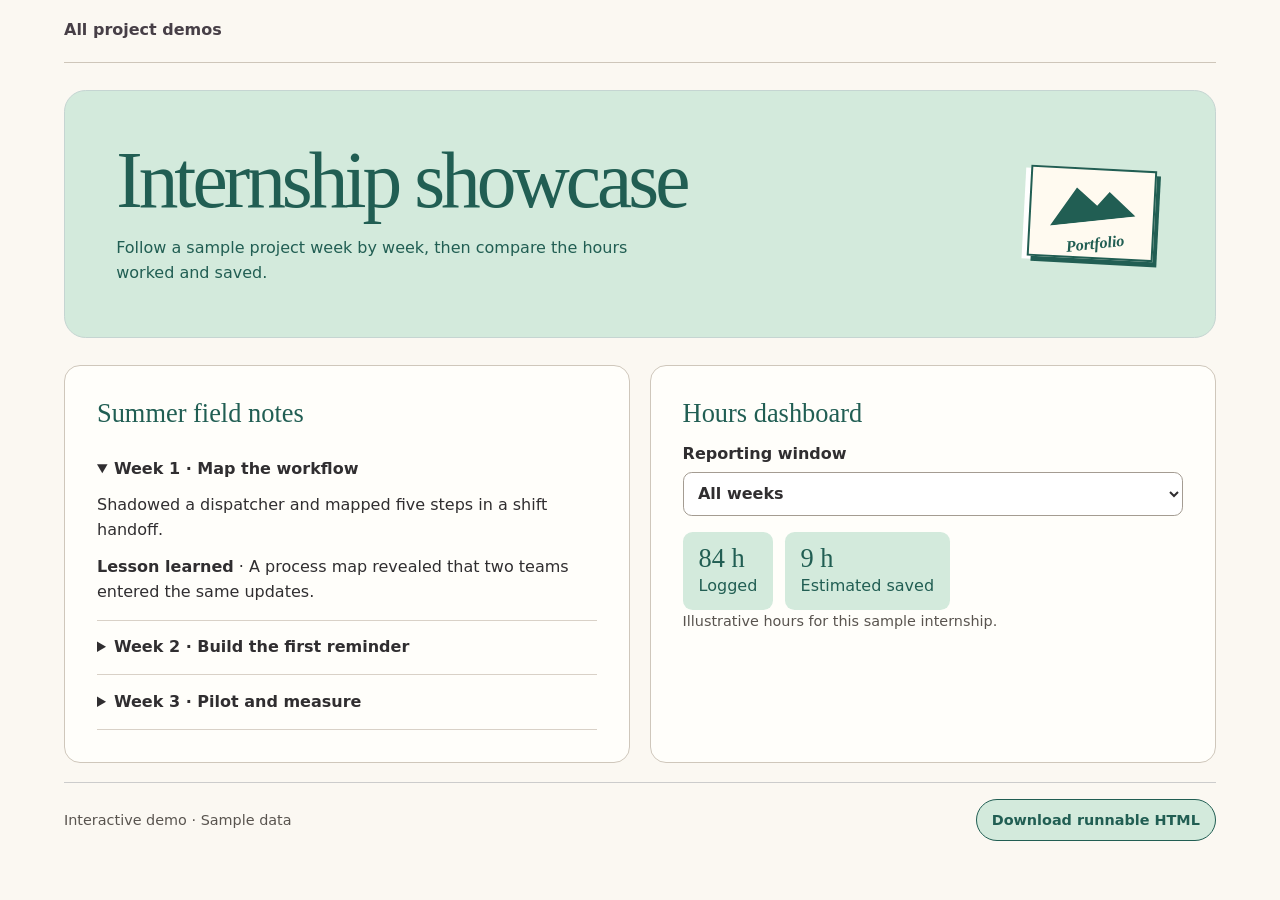
<file: templates/project-showcase/open.html>
<!doctype html><html lang="en"><head><meta charset="utf-8"><meta name="viewport" content="width=device-width,initial-scale=1"><title>Internship showcase · Project demo</title><style>
*{box-sizing:border-box}html{color-scheme:light}body{margin:0;background:#fbf8f2;color:#302e30;font:1rem/1.56 'DM Sans',system-ui,sans-serif}
main,nav{width:min(72rem,calc(100% - 2.5rem));margin:auto}nav{display:flex;border-bottom:1px solid #cec6ba;align-items:center;padding:1.15rem 0}nav a{color:#473f47;font-weight:650;text-decoration:none}nav a:hover{text-decoration:underline}
h1,h2,legend,.name{font-family:'DM Serif Text',Georgia,serif;font-weight:500}h1{font-size:clamp(2.65rem,6.2vw,5.4rem);line-height:.98;letter-spacing:-.05em;margin:0 0 1rem}h2,legend{font-size:1.65rem;line-height:1.18}p{margin:0;max-width:53ch}
header{position:relative;background:var(--wash);border:1px solid color-mix(in srgb,var(--ink) 26%,white);border-radius:1.35rem;overflow:hidden;padding:clamp(1.6rem,4vw,3.7rem);margin:1.7rem 0;display:flex;align-items:center;justify-content:space-between;gap:1rem;color:var(--ink)}
.layout{display:grid;grid-template-columns:minmax(0,1.35fr) minmax(15rem,.85fr);gap:clamp(1rem,3vw,2.5rem);align-items:start;margin-bottom:4rem}
fieldset,.preview{min-width:0;margin:0 0 1.3rem;padding:1.4rem;background:#fffefa;border:1px solid #cfc7bb;border-radius:1rem}legend{padding:0 .45rem;color:var(--ink)}label{display:block;margin:.45rem 0 1rem;font-weight:650}
textarea,select{font:inherit;display:block;margin-top:.3rem;width:100%;border:1px solid #a49c92;background:white;padding:.65rem;border-radius:.55rem;color:inherit}textarea{resize:vertical}button{font:inherit;font-weight:650;color:var(--ink);background:var(--wash);border:1px solid var(--ink);padding:.55rem .95rem;border-radius:2rem;cursor:pointer}button:hover{filter:brightness(.95)}fieldset button{background:transparent;border-color:#b8aea3;font-size:.875rem}button:focus-visible,a:focus-visible,textarea:focus-visible,select:focus-visible{outline:3px solid var(--ink,#543d61);outline-offset:3px}
.preview{background:repeating-linear-gradient(#fffefa 0 1.67rem,#e9e4da 1.67rem 1.72rem);border-top:.45rem solid var(--ink);position:sticky;top:1rem;box-shadow:.25rem .32rem 0 #e8e2d7}.preview h2{margin:0;color:var(--ink)}pre{white-space:pre-wrap;overflow-wrap:anywhere;font:inherit;line-height:1.72rem;max-height:42vh;overflow:auto}.preview button{background:var(--ink);color:white}.hint{font-size:.88rem;margin-top:.65rem;color:#57514d}
.art{flex:none;position:relative;display:grid;place-items:center;width:9rem;height:7rem;color:var(--ink);transform:rotate(-6deg);isolation:isolate}.art:before,.art:after,.art i,.art i:before,.art i:after{content:"";position:absolute}.art:before{inset:.65rem .55rem;background:#fffaf0;border:2px solid;border-radius:.65rem;box-shadow:4px 5px 0 var(--ink)}.art b{position:absolute;font:italic bold 1rem Georgia,serif;bottom:1.05rem}
.avatar{width:2.1rem;height:2.1rem;border-radius:100%;background:var(--wash);left:1.2rem;top:2rem}.avatar:before{width:.65rem;height:.65rem;background:currentColor;border-radius:100%;left:.72rem;top:.32rem}.avatar:after{width:1.2rem;height:.6rem;background:currentColor;left:.44rem;bottom:.38rem;border-radius:.7rem .7rem .2rem .2rem}.bio{width:3.5rem;height:.22rem;background:var(--ink);left:4rem;top:2.55rem;box-shadow:0 .65rem 0 var(--wash)}
.sunrise:before{border-radius:4rem 4rem .4rem .4rem}.sun{background:#e6a43c;width:1.9rem;height:1.9rem;top:1.4rem;border-radius:50%}.hill{width:5rem;height:1.1rem;border-top:3px solid;border-radius:50%;top:3.18rem}
.ticket:before{border-radius:.2rem;inset:1.25rem .35rem;background:repeating-linear-gradient(90deg,#fffaf0 0 4px,var(--wash) 4px 6px)}.ticket b{background:#fffaf0;border-block:1px solid;bottom:2.45rem;left:1.05rem;padding:0 .3rem}.stub{height:3.4rem;top:1.75rem;right:2rem;border-left:2px dashed}
.prints:before{border-radius:0;transform:rotate(9deg);box-shadow:4px 5px 0 var(--ink),-5px 3px 0 white}.mountain{width:5.4rem;height:2.5rem;background:var(--ink);top:1.45rem;clip-path:polygon(0 100%,36% 12%,57% 63%,73% 32%,100% 100%)}
.conversation:before{inset:.7rem 1.9rem 2rem .5rem;background:var(--wash);border-radius:1.2rem}.bubble{inset:2.3rem .5rem 1rem 2.5rem;border:2px solid;background:#fffaf0;border-radius:1rem 1rem .15rem 1rem}.conversation b{bottom:2rem;right:1.1rem}
.gallery{display:grid;grid-template-columns:repeat(auto-fit,minmax(min(100%,18rem),1fr));gap:1rem;margin:1.6rem 0 3rem}.card{display:flex;flex-direction:column;align-items:start;color:var(--ink);text-decoration:none;background:#fffefa;border:1px solid #cec6ba;border-radius:1rem;overflow:hidden}.card:hover{border-color:var(--ink);box-shadow:0 3px 0 var(--ink)}.swatch{display:grid;place-items:center;width:100%;background:var(--wash);padding:.7rem}.name{font-size:1.5rem;padding:.8rem 1rem}.intro{padding:3rem 0 .45rem}.intro h1{max-width:12ch}
@media(max-width:700px){.layout{grid-template-columns:1fr}.preview{position:static}.art{zoom:.78}header{gap:.3rem}header p{font-size:.95rem}}@media(max-width:480px){header{align-items:flex-start;flex-direction:column-reverse}.art{zoom:.68}nav,main{width:calc(100% - 1.5rem)}}

.columns{display:grid;grid-template-columns:repeat(2,minmax(0,1fr));gap:1.2rem}.panel{padding:clamp(1.1rem,3vw,2rem);border:1px solid #cfc7bb;border-radius:1rem;background:#fffefa;margin-bottom:1.2rem;min-width:0}.panel h2{margin:0 0 .8rem;color:var(--ink)}.panel h3{font-size:1rem;margin:1.3rem 0 .4rem}.panel p+p,.panel details p,.panel .bar,.panel p[role=status]{margin-top:.75rem}.bar,.strip{display:flex;align-items:center;gap:.7rem;flex-wrap:wrap}.bar{justify-content:space-between}.strip>div{padding:.7rem 1rem;background:var(--wash);border-radius:.6rem;color:var(--ink)}.strip strong,.strip small{display:block}.strip strong{font:500 1.65rem Georgia,serif}.big{font:500 3.8rem Georgia,serif;color:var(--ink)}details{padding:.9rem 0;border-bottom:1px solid #d9d1c7}summary{font-weight:650;cursor:pointer}ol{padding-left:1.2rem}li{margin:.6rem 0}a{color:var(--ink,#473f47)}.fine,footer{color:#59544f;font-size:.9rem}.tag{background:var(--wash);padding:.2rem .65rem;border-radius:1rem}.tag+p{margin:1rem 0}#projects{display:grid;gap:.55rem}button[aria-pressed=true]{background:var(--ink);color:white}footer{display:flex;align-items:center;justify-content:space-between;gap:1rem;flex-wrap:wrap;padding:1rem 0 2.5rem;border-top:1px solid #ccc}button[hidden]{display:none}@media(max-width:700px){.columns{grid-template-columns:1fr}}
</style></head><body style="--ink:#215e53;--wash:#d3eadc"><nav aria-label="Template collection"><a href="https://ajordan3-templates.ashleigh24jordan.chatgpt.site/">All project demos</a></nav><main><header><div><h1>Internship showcase</h1><p>Follow a sample project week by week, then compare the hours worked and saved.</p></div><span aria-hidden="true" class="art prints"><i class="mountain"></i><b>Portfolio</b></span></header><div class="columns"><section class="panel"><h2>Summer field notes</h2><div id="weeks"></div></section><section class="panel"><h2>Hours dashboard</h2><label>Reporting window<select id="window"><option value="0">All weeks</option><option value="1">Week 1</option><option value="2">Week 2</option><option value="3">Week 3</option></select></label><div id="hours" class="strip"></div><p class="fine">Illustrative hours for this sample internship.</p></section></div><footer><span>Interactive demo · Sample data</span><button id="download">Download runnable HTML</button></footer></main><script>const originalHTML = "<!doctype html>\n"+document.documentElement.outerHTML;
const weeks=[
 {name:"Map the workflow",work:"Shadowed a dispatcher and mapped five steps in a shift handoff.",lesson:"A process map revealed that two teams entered the same updates.",worked:24,saved:0},
 {name:"Build the first reminder",work:"Built a scheduled reminder for outstanding shift notes.",lesson:"A reminder needs an owner and a clear next action.",worked:32,saved:3},
 {name:"Pilot and measure",work:"Ran a pilot with a second crew and compared follow-up time.",lesson:"Measure the original workflow before estimating time saved.",worked:28,saved:6}
];
document.querySelector("#weeks").innerHTML=weeks.map((w,i)=>"<details"+(i?"":" open")+"><summary>Week "+(i+1)+" · "+w.name+"</summary><p>"+w.work+"</p><p><b>Lesson learned</b> · "+w.lesson+"</p></details>").join("");
const windowSelect=document.querySelector("#window");
function chart(){const i=Number(windowSelect.value), rows=i?[weeks[i-1]]:weeks;
document.querySelector("#hours").innerHTML=["worked","saved"].map(k=>"<div><strong>"+rows.reduce((sum,w)=>sum+w[k],0)+" h</strong>"+(k==="worked"?"Logged":"Estimated saved")+"</div>").join("")}
windowSelect.onchange=chart;chart();
document.querySelector("#download").onclick=()=>{const link=document.createElement("a");const url=URL.createObjectURL(new Blob([originalHTML],{type:"text/html"}));link.href=url;link.download="project-showcase.html";link.click();setTimeout(()=>URL.revokeObjectURL(url),1000)};</script></body></html>
</file>
<file: templates/personal-dashboard/style.css>
:root { color-scheme: light; font: 1rem/1.6 system-ui,sans-serif; color:#193443; background:#eff4f2 } body {max-width:58rem;margin:auto;padding:clamp(1rem,5vw,4rem)} h1 {font-size:clamp(2rem,6vw,3rem);line-height:1.1} article {background:white;padding:1.25rem;margin:1rem 0;border-left:4px solid #397b6b;border-radius:.25rem} h2 {margin:0 0 .4rem} input {font:inherit;max-width:100%} p {white-space:pre-line}
</file>
<file: templates/project-showcase/style.css>
:root { color-scheme: light; font: 1rem/1.6 system-ui,sans-serif; color:#193443; background:#eff4f2 } body {max-width:58rem;margin:auto;padding:clamp(1rem,5vw,4rem)} h1 {font-size:clamp(2rem,6vw,3rem);line-height:1.1} article {background:white;padding:1.25rem;margin:1rem 0;border-left:4px solid #397b6b;border-radius:.25rem} h2 {margin:0 0 .4rem} input {font:inherit;max-width:100%} p {white-space:pre-line}
</file>
